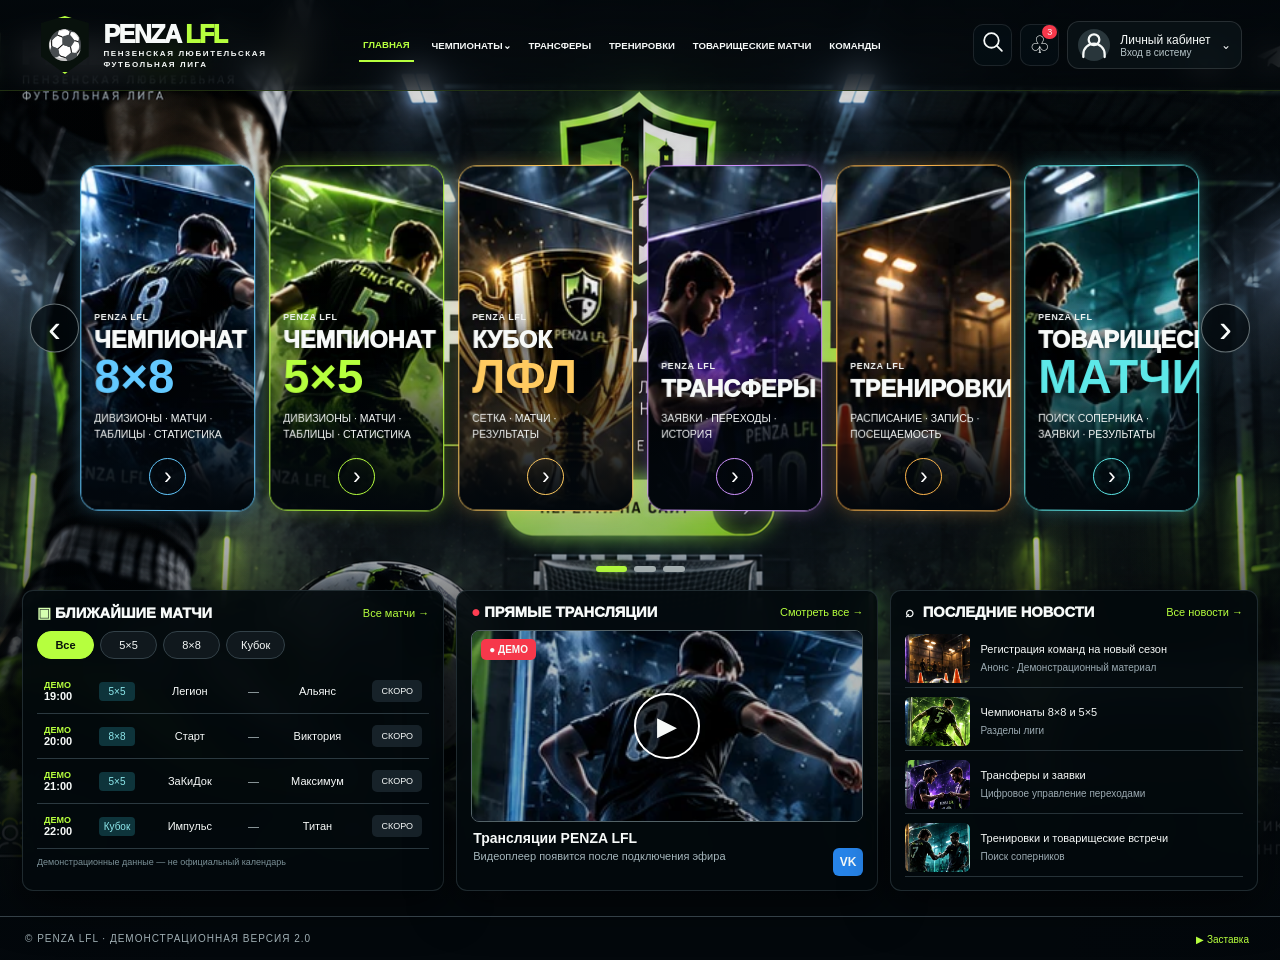
<file: index.html>
<!doctype html><html lang="ru"><head><meta charset="utf-8"><meta name="viewport" content="width=device-width,initial-scale=1,viewport-fit=cover"><meta name="theme-color" content="#05090c"><title>PENZA LFL — Digital Arena 2.2</title><link rel="stylesheet" href="style.css?v=22"></head><body>
<section id="intro" class="intro hidden" aria-label="Видеозаставка"><video id="introVideo" muted playsinline webkit-playsinline preload="none" poster="intro_final.png"><source src="intro.mp4" type="video/mp4"></video><img class="intro-poster" src="intro_final.png" alt="PENZA LFL"><button id="enter" class="intro-enter" aria-label="Перейти на сайт"></button><button id="skipIntro" class="intro-skip">Пропустить →</button><button id="playIntro" class="intro-play">▶ Смотреть заставку</button></section>
<div id="site" class="site"><header class="header"><a class="brand" href="#home" aria-label="PENZA LFL — главная"><span class="brand-shield">⚽</span><span><strong>PENZA <em>LFL</em></strong><small>ПЕНЗЕНСКАЯ ЛЮБИТЕЛЬСКАЯ<br>ФУТБОЛЬНАЯ ЛИГА</small></span></a><nav class="nav" aria-label="Основное меню"><a href="#home" class="current">ГЛАВНАЯ</a><a href="#directions">ЧЕМПИОНАТЫ⌄</a><a href="#directions" data-section="Трансферы">ТРАНСФЕРЫ</a><a href="#directions" data-section="Тренировки">ТРЕНИРОВКИ</a><a href="#directions" data-section="Товарищеские матчи">ТОВАРИЩЕСКИЕ МАТЧИ</a><a href="#directions" data-section="Команды">КОМАНДЫ</a><a href="#directions" data-section="Игроки">ИГРОКИ</a><a href="#matches">СТАТИСТИКА</a><a href="#news">НОВОСТИ</a></nav><div class="head-actions"><button id="searchBtn" class="icon-btn" aria-label="Поиск"><svg viewBox="0 0 24 24" fill="none" stroke="currentColor" stroke-width="1.7" stroke-linecap="round" stroke-linejoin="round" aria-hidden="true"><circle cx="11" cy="11" r="7"/><path d="m16 16 5 5"/></svg></button><button id="bellBtn" class="icon-btn bell" aria-label="Уведомления">♧<sup>3</sup></button><button id="profileBtn" class="profile"><span class="avatar"><svg viewBox="0 0 24 24" fill="none" stroke="currentColor" stroke-width="1.7" stroke-linecap="round" stroke-linejoin="round" aria-hidden="true"><circle cx="12" cy="8" r="4"/><path d="M4 21v-2a8 8 0 0 1 16 0v2"/></svg></span><span>Личный кабинет<small>Вход в систему</small></span><span>⌄</span></button></div></header>
<main id="home"><section class="arena" id="directions"><div class="carousel-shell"><button class="arrow arrow-left" id="prev" aria-label="Назад">‹</button><div class="track" id="track" aria-label="Разделы лиги"></div><button class="arrow arrow-right" id="next" aria-label="Вперёд">›</button></div><div class="dots" id="dots" aria-label="Позиция карусели"><span class="active"></span><span></span><span></span></div></section>
<section class="dashboard"><article class="panel matches" id="matches"><div class="panel-heading"><h2><span class="heading-icon">▣</span> БЛИЖАЙШИЕ МАТЧИ</h2><a href="#matches" data-section="Календарь матчей">Все матчи →</a></div><div class="filters" id="filters"><button class="selected" data-filter="Все">Все</button><button data-filter="5×5">5×5</button><button data-filter="8×8">8×8</button><button data-filter="Кубок">Кубок</button></div><div id="matchList"></div><small class="demo">Демонстрационные данные — не официальный календарь</small></article>
<article class="panel broadcasts"><div class="panel-heading"><h2><span class="red-dot">●</span> ПРЯМЫЕ ТРАНСЛЯЦИИ</h2><a href="https://vk.ru/penza_lfl_ru" target="_blank" rel="noopener noreferrer">Смотреть все →</a></div><div class="stream-art"><img src="card0.webp" alt="Футбол на арене"><button id="streamBtn" class="stream-play" aria-label="Информация о трансляциях">▶</button><span class="live-pill">● ДЕМО</span></div><div class="stream-title"><strong>Трансляции PENZA LFL</strong><span>Видеоплеер появится после подключения эфира</span></div><a class="vk" href="https://vk.ru/penza_lfl_ru" target="_blank" rel="noopener noreferrer">VK</a></article>
<article class="panel news" id="news"><div class="panel-heading"><h2>⌕ &nbsp;ПОСЛЕДНИЕ НОВОСТИ</h2><a href="#news" data-section="Новости">Все новости →</a></div><div class="news-list"><button class="news-item" data-section="Новости"><img src="card4.webp" alt=""><span>Регистрация команд на новый сезон<small>Анонс · Демонстрационный материал</small></span></button><button class="news-item" data-section="Новости"><img src="card1.webp" alt=""><span>Чемпионаты 8×8 и 5×5<small>Разделы лиги</small></span></button><button class="news-item" data-section="Новости"><img src="card3.webp" alt=""><span>Трансферы и заявки<small>Цифровое управление переходами</small></span></button><button class="news-item" data-section="Новости"><img src="card5.webp" alt=""><span>Тренировки и товарищеские встречи<small>Поиск соперников</small></span></button></div></article></section></main><footer>© PENZA LFL · ДЕМОНСТРАЦИОННАЯ ВЕРСИЯ 2.0 <button id="replayIntro">▶ Заставка</button></footer>
<nav class="mobile-nav" aria-label="Мобильное меню"><a href="#home" class="active"><svg viewBox="0 0 24 24" fill="none" stroke="currentColor" stroke-width="1.7" stroke-linecap="round" stroke-linejoin="round" aria-hidden="true"><path d="m3 10 9-7 9 7v10a1 1 0 0 1-1 1H4a1 1 0 0 1-1-1z"/><path d="M9 21v-8h6v8"/></svg><span>Главная</span></a><a href="#directions"><svg viewBox="0 0 24 24" fill="none" stroke="currentColor" stroke-width="1.7" stroke-linecap="round" stroke-linejoin="round" aria-hidden="true"><path d="M8 21h8M12 17v4M7 4h10v6a5 5 0 0 1-10 0z"/><path d="M7 6H4v3a4 4 0 0 0 4 4M17 6h3v3a4 4 0 0 1-4 4"/></svg><span>Турниры</span></a><a href="#matches"><svg viewBox="0 0 24 24" fill="none" stroke="currentColor" stroke-width="1.7" stroke-linecap="round" stroke-linejoin="round" aria-hidden="true"><rect x="3" y="5" width="18" height="16" rx="2"/><path d="M7 3v4M17 3v4M3 10h18M7 14h3M14 14h3M7 18h3"/></svg><span>Матчи</span></a><button data-section="Команды"><svg viewBox="0 0 24 24" fill="none" stroke="currentColor" stroke-width="1.7" stroke-linecap="round" stroke-linejoin="round" aria-hidden="true"><circle cx="9" cy="8" r="3"/><path d="M3 20v-2a6 6 0 0 1 12 0v2M17 5a3 3 0 0 1 0 6M18 14a5 5 0 0 1 3 5v1"/></svg><span>Команды</span></button><button data-section="Личный кабинет"><svg viewBox="0 0 24 24" fill="none" stroke="currentColor" stroke-width="1.7" stroke-linecap="round" stroke-linejoin="round" aria-hidden="true"><circle cx="12" cy="8" r="4"/><path d="M4 21v-2a8 8 0 0 1 16 0v2"/></svg><span>Профиль</span></button></nav></div>
<div id="modal" class="modal hidden" role="dialog" aria-modal="true" aria-labelledby="modalTitle"><div class="modal-inner"><button id="closeModal" class="modal-close" aria-label="Закрыть">✕</button><small>PENZA LFL / DIGITAL ARENA</small><h2 id="modalTitle"></h2><p id="modalText"></p><div class="modal-label">Раздел находится в разработке</div></div></div><script src="app.js?v=22"></script></body></html>
</file>
<file: style.css>
:root{--lime:#b6ff3e;--muted:#b3c0c4;color-scheme:dark;font-family:Inter,'Arial Narrow',Arial,sans-serif;background:#03080c;color:#f7faf9}*{box-sizing:border-box}html{scroll-behavior:smooth}body{margin:0;background:#03080c}button,a{font:inherit;cursor:pointer}a{text-decoration:none;color:inherit}button{color:inherit}.hidden{display:none!important}.site{min-height:100svh;background:linear-gradient(180deg,#0105082e 0%,#03080c1c 46%,#03080c 96%),url('arena.png') center top / cover no-repeat fixed;position:relative}.site:before{content:"";position:absolute;inset:0;pointer-events:none;background:linear-gradient(90deg,#02060a44,transparent 20%,transparent 80%,#02060a55);z-index:0}.header,main,footer{position:relative;z-index:1}.header{min-height:91px;display:flex;align-items:center;gap:20px;padding:10px clamp(20px,3vw,64px);background:linear-gradient(#03080ce8,#03080c90);border-bottom:1px solid #b8ff3929;backdrop-filter:blur(16px)}.brand{display:flex;align-items:center;gap:12px;flex-shrink:0}.brand-shield{height:58px;width:53px;display:grid;place-items:center;font-size:29px;border:2px solid var(--lime);clip-path:polygon(50% 0,95% 12%,95% 70%,50% 100%,5% 70%,5% 12%);background:#08110c}.brand strong{display:block;font-size:clamp(20px,2.1vw,34px);letter-spacing:-1.5px;white-space:nowrap;font-weight:1000}.brand em{font-style:normal;color:var(--lime)}.brand small{display:block;font-size:8px;line-height:1.35;letter-spacing:1.6px;font-weight:800}.nav{display:flex;align-items:center;gap:clamp(8px,1.4vw,25px);margin-left:auto;justify-content:center}.nav a{font-size:clamp(9px,.75vw,12px);font-weight:900;white-space:nowrap;transition:color .2s}.nav a:hover,.nav .current{color:var(--lime)}.nav .current{border-bottom:2px solid var(--lime);padding:10px 4px}.head-actions{display:flex;align-items:center;gap:8px;margin-left:auto}.icon-btn{width:39px;height:42px;border:1px solid #ffffff19;background:#061016a6;border-radius:10px;font-size:26px}.bell{font-size:24px;position:relative}.bell sup{position:absolute;right:1px;top:0;background:#f6384b;border-radius:99px;font-size:9px;padding:2px 5px}.profile{border:1px solid #ffffff20;border-radius:12px;background:#0c151ab8;display:flex;align-items:center;gap:10px;padding:7px 10px;font-size:12px;text-align:left;white-space:nowrap}.profile small{display:block;color:#b5c3c7;font-size:10px}.avatar{width:32px;height:32px;border-radius:50%;background:#29363b;display:grid;place-items:center}.arena{padding:30px 30px 4px;min-height:540px;display:flex;flex-direction:column;justify-content:flex-end}.carousel-shell{position:relative;width:100%;max-width:1760px;margin:auto}.track{display:flex;gap:clamp(10px,1.05vw,21px);overflow-x:auto;scroll-snap-type:x mandatory;scrollbar-width:none;padding:14px clamp(45px,4vw,74px) 26px;align-items:stretch;scroll-behavior:smooth}.track::-webkit-scrollbar{display:none}.tile{--accent:#b6ff3e;position:relative;flex:0 0 calc((100% - 5 * clamp(10px,1.05vw,21px))/6);min-width:185px;height:clamp(320px,27vw,440px);border:1.5px solid var(--accent);border-radius:18px;overflow:hidden;background:#060e13;scroll-snap-align:center;box-shadow:0 0 18px color-mix(in srgb,var(--accent) 30%,transparent),inset 0 0 12px color-mix(in srgb,var(--accent) 25%,transparent);transform:perspective(1000px) rotateY(-2deg);transition:transform .4s,box-shadow .4s;text-align:left;padding:0;isolation:isolate}.tile:hover,.tile:focus-visible{transform:perspective(1000px) rotateY(0) translateY(-10px) scale(1.02);box-shadow:0 0 36px color-mix(in srgb,var(--accent) 55%,transparent)}.tile img{position:absolute;inset:0;width:100%;height:100%;object-fit:cover;object-position:center;z-index:-2}.tile:after{content:"";position:absolute;inset:0;background:linear-gradient(0deg,#02070c 0%,#02070cde 12%,#02070c75 36%,transparent 68%);z-index:-1}.tile-content{position:absolute;bottom:15px;left:13px;right:13px;display:flex;flex-direction:column;align-items:flex-start}.tile-kicker{font-size:9px;font-weight:800;letter-spacing:.6px;margin-bottom:6px}.tile h2{font-size:clamp(21px,1.85vw,33px);font-weight:1000;line-height:1.04;margin:0;text-transform:uppercase;text-shadow:0 3px 15px #000}.tile h2 strong{font-size:clamp(39px,3.7vw,64px);color:var(--accent);display:block;line-height:1.03}.tile p{font-size:clamp(9px,.82vw,12px);line-height:1.55;min-height:35px;margin:9px 0 12px;text-transform:uppercase}.tile .round-go{width:37px;height:37px;border:1.5px solid var(--accent);border-radius:50%;display:grid;place-items:center;font-size:23px;margin:auto;color:white}.arrow{position:absolute;z-index:3;top:46%;transform:translateY(-50%);width:49px;height:49px;border-radius:50%;border:1px solid #b8c7c888;background:#02070cbd;font-size:39px;line-height:1}.arrow-left{left:0}.arrow-right{right:0}.dots{display:flex;gap:7px;justify-content:center;margin:0 auto 10px}.dots span{width:22px;height:6px;border-radius:6px;background:#a9b3b5}.dots span.active{background:var(--lime);width:31px;box-shadow:0 0 12px #b6ff3e88}.dashboard{max-width:1800px;margin:0 auto;padding:4px 22px 25px;display:grid;grid-template-columns:1.08fr 1.08fr .94fr;gap:12px}.panel{min-width:0;min-height:300px;background:#03090de8;border:1px solid #4050567a;border-radius:11px;padding:13px 14px;box-shadow:0 12px 45px #0009;backdrop-filter:blur(14px)}.panel-heading{display:flex;align-items:center;justify-content:space-between;gap:8px;margin-bottom:10px}.panel-heading h2{font-size:clamp(13px,1.15vw,18px);margin:0;font-weight:1000;white-space:nowrap}.panel-heading a{font-size:11px;color:var(--lime);white-space:nowrap}.heading-icon{color:#d5ffb0}.red-dot{color:#ff3e52}.filters{display:flex;gap:6px;margin:7px 0 10px}.filters button{border:1px solid #334148;background:#10181d;padding:7px 14px;border-radius:22px;font-size:11px;min-width:57px}.filters button.selected{background:var(--lime);color:#08110a;font-weight:900;border-color:var(--lime)}.match-row{display:grid;grid-template-columns:50px 36px 1fr 18px 1fr 50px;align-items:center;gap:5px;padding:10px 7px;border-bottom:1px solid #2b3940;font-size:11px;min-height:45px}.match-row time{font-size:11px;font-weight:800}.match-row time small{display:block;color:var(--lime);font-size:9px}.match-row .tag{background:#0e343b;color:#8ee9ed;border-radius:4px;text-align:center;padding:4px 1px;font-size:10px}.match-row .team{text-align:center;font-size:11px}.match-row .versus{text-align:center;color:#b3c0c4}.match-row .status{font-size:9px;background:#172229;border-radius:5px;padding:6px 2px;text-align:center}.demo{color:#7b9098;font-size:9px;display:block;margin-top:8px}.stream-art{height:clamp(165px,15vw,255px);position:relative;overflow:hidden;border-radius:8px;border:1px solid #536267}.stream-art img{width:100%;height:100%;object-fit:cover;object-position:center 28%;filter:brightness(.75)}.stream-play{position:absolute;left:50%;top:50%;transform:translate(-50%,-50%);border:2px solid white;background:#000a;border-radius:50%;width:66px;height:66px;font-size:26px}.live-pill{position:absolute;top:8px;left:9px;background:#f6384b;border-radius:5px;padding:5px 8px;font-size:10px;font-weight:900}.stream-title{padding:8px 2px}.stream-title strong{display:block;font-size:14px}.stream-title span{font-size:11px;color:#a5b6bc}.broadcasts{position:relative}.vk{position:absolute;right:14px;bottom:14px;background:#2784e9;border-radius:6px;padding:7px;font-size:12px;font-weight:900}.news-list{display:grid;gap:5px}.news-item{border:0;border-bottom:1px solid #263238;background:transparent;display:flex;gap:10px;align-items:center;text-align:left;padding:4px 0;width:100%;font-size:11px;line-height:1.25}.news-item img{width:65px;height:49px;object-fit:cover;border-radius:6px}.news-item span{flex:1}.news-item small{display:block;color:#9cabb3;font-size:10px;margin-top:5px}footer{max-width:1800px;margin:auto;border-top:1px solid #344047;padding:16px 25px;color:#9faeb3;font-size:10px;letter-spacing:1px}footer button{float:right;border:0;background:transparent;color:var(--lime)}.mobile-nav{display:none}.modal{position:fixed;inset:0;z-index:30;display:grid;place-items:center;padding:18px;background:#000b;backdrop-filter:blur(12px)}.modal-inner{position:relative;width:min(100%,520px);border:1px solid #b6ff3e66;border-radius:20px;padding:38px;background:linear-gradient(135deg,#17251c,#05090c);box-shadow:0 0 60px #b6ff3e21}.modal-inner>small{color:var(--lime);letter-spacing:2px}.modal-inner h2{font-size:34px}.modal-inner p{line-height:1.7;color:#b8c7c9}.modal-close{position:absolute;right:15px;top:15px;background:transparent;border:1px solid #82948e;border-radius:50%;height:35px;width:35px}.modal-label{color:var(--lime);font-size:12px}.intro{position:fixed;inset:0;z-index:50;background:#000;overflow:hidden}.intro video,.intro-poster{position:absolute;width:100%;height:100%;object-fit:contain}.intro video{opacity:0;z-index:1}.intro-poster{z-index:2;pointer-events:none}.intro.playing video{opacity:1}.intro.playing .intro-poster{opacity:0}.intro-enter{position:absolute;z-index:3;left:41%;top:57%;width:18%;height:9%;background:transparent;border:0}.intro-skip,.intro-play{position:absolute;z-index:4;background:#09130ce8;color:#d8ffb1;border:1px solid #b6ff3e99;border-radius:28px;padding:12px 18px}.intro-skip{top:25px;right:25px}.intro-play{bottom:25px;left:50%;transform:translateX(-50%)}@media(max-width:1450px){.nav a:nth-last-child(-n+3){display:none}.header{gap:12px}.brand strong{font-size:25px}.track{padding-left:50px;padding-right:50px}.tile{min-width:170px}.arena{min-height:495px}}@media(max-width:1000px){.nav{display:none}.header{min-height:72px}.arena{min-height:460px;padding:18px 15px 0}.tile{flex-basis:220px;height:365px}.dashboard{grid-template-columns:1fr 1fr}.news{grid-column:span 2}.news-list{grid-template-columns:1fr 1fr}.profile{font-size:0}.profile span:last-child,.profile span:nth-child(2){display:none}}@media(max-width:650px){.site{background-size:auto 900px;background-position:center top;background-attachment:scroll}.header{padding:8px 14px;min-height:70px}.brand-shield{width:40px;height:45px;font-size:23px}.brand strong{font-size:23px}.brand small{font-size:6px}.head-actions{gap:3px}.head-actions .bell{display:none}.icon-btn{width:36px}.profile{padding:5px}.arena{min-height:410px;padding:8px 0 0}.track{gap:13px;padding:14px 34px 18px}.tile{flex-basis:250px;min-width:250px;height:350px;border-radius:17px}.tile h2{font-size:27px}.tile h2 strong{font-size:52px}.tile p{font-size:10px}.arrow{width:34px;height:34px;font-size:26px;top:47%}.arrow-left{left:3px}.arrow-right{right:3px}.dashboard{grid-template-columns:1fr;padding:7px 12px 80px;gap:12px}.panel{min-height:auto}.panel-heading h2{font-size:15px}.panel-heading a{font-size:10px}.news{grid-column:auto}.news-list{grid-template-columns:1fr}.stream-art{height:220px}.mobile-nav{display:grid;position:fixed;z-index:15;bottom:0;left:0;right:0;grid-template-columns:repeat(5,1fr);padding:8px 6px calc(8px + env(safe-area-inset-bottom));background:#091318ed;backdrop-filter:blur(20px);border-top:1px solid #b6ff3e3d}.mobile-nav a,.mobile-nav button{background:none;border:0;display:flex;flex-direction:column;align-items:center;gap:3px;font-size:9px;color:#b9c6c5}.mobile-nav span{font-size:22px;line-height:25px}.mobile-nav .active{color:var(--lime)}footer{padding-bottom:95px}.intro-enter{left:35%;top:52%;width:30%;height:11%}.intro-skip{right:12px;top:14px;font-size:12px}.intro-play{font-size:12px;white-space:nowrap}}@media(prefers-reduced-motion:reduce){*,*:before,*:after{scroll-behavior:auto!important;transition:none!important;animation:none!important}}

/* PENZA LFL 2.1: responsive polish; keeps desktop composition */
.tile{animation:cardReveal .6s both;animation-delay:calc(var(--index,0) * 65ms)}
@keyframes cardReveal{from{opacity:0;transform:translateY(18px) scale(.98)}to{opacity:1;transform:perspective(1000px) rotateY(-2deg)}}
.tile img{transition:transform .55s ease,filter .35s ease}
.tile:hover img{transform:scale(1.055);filter:saturate(1.15)}
.tile:focus-visible,.mobile-nav a:focus-visible,.mobile-nav button:focus-visible{outline:2px solid var(--lime);outline-offset:3px}
@media(max-width:650px){
 .site{background-image:linear-gradient(180deg,#02070bc9 0%,#03080cb5 34%,#03080cf2 75%,#03080c 100%),url('arena.png');background-position:center top;background-size:auto 860px;background-repeat:no-repeat}
 .header{gap:8px}.brand{gap:7px}.brand-shield{height:39px;width:37px;font-size:21px}.brand strong{font-size:20px;letter-spacing:-.7px}.brand small{font-size:5.7px;letter-spacing:.7px}.head-actions{margin-left:auto}.head-actions .profile{border:1px solid #b6ff3e66;width:37px;height:37px;min-width:37px;padding:0;display:grid;place-items:center;background:#102018}.profile .avatar{width:30px;height:30px;background:transparent;font-size:20px}.icon-btn{font-size:20px;width:36px;height:37px}
 .arena{min-height:0;padding:16px 0 5px}.carousel-shell{padding-bottom:0}.track{gap:14px;padding:12px max(22px,calc((100vw - 232px)/2)) 18px;scroll-padding-inline:max(22px,calc((100vw - 232px)/2));align-items:center}.tile{flex:0 0 232px;min-width:232px;width:232px;height:326px;border-radius:17px;transform:none;scroll-snap-align:center}.tile:hover{transform:none}.tile-content{left:13px;right:13px;bottom:12px}.tile h2{font-size:23px;line-height:1.04;overflow-wrap:anywhere}.tile h2 strong{font-size:48px}.tile p{font-size:9px;line-height:1.4;min-height:26px;margin:7px 0 9px;overflow-wrap:anywhere}.tile-kicker{font-size:8px}.tile .round-go{width:32px;height:32px;font-size:21px}.arrow{display:none}.dots{margin:0 auto 12px}.dashboard{padding-top:10px}.panel{background:#03090df2}.mobile-nav{padding-top:10px}.mobile-nav a,.mobile-nav button{font-size:10px;min-width:0}.mobile-nav span{font-size:20px}
}
@media(max-width:390px){.brand strong{font-size:18px}.brand small{font-size:5px}.track{padding-left:max(16px,calc((100vw - 216px)/2));padding-right:max(16px,calc((100vw - 216px)/2))}.tile{flex-basis:216px;min-width:216px;width:216px;height:314px}.tile h2{font-size:21px}.tile h2 strong{font-size:45px}}
@media(prefers-reduced-motion:reduce){.tile{animation:none}}

/* PENZA LFL 2.2 — clean, swipe-first mobile layout */
@media(max-width:650px){
  /* The arena source artwork includes large lettering; hide it behind a calm dark layer on mobile. */
  .site{background-image:radial-gradient(ellipse at 50% 11%,#1a302b 0%,#081317 32%,#05090c 72%)!important;background-color:#05090c!important;background-attachment:scroll!important;background-size:cover!important}
  .arena{padding:12px 0 0!important;min-height:0!important;overflow:hidden}
  .carousel-shell{position:relative;overflow:hidden}
  .track{gap:12px!important;padding:12px 0 17px max(16px,calc((100vw - min(72vw,260px))/2))!important;scroll-padding-inline-start:max(16px,calc((100vw - min(72vw,260px))/2))!important;scroll-snap-type:x mandatory!important;overscroll-behavior-x:contain;-webkit-overflow-scrolling:touch;touch-action:pan-x pan-y}
  .track:after{content:'';flex:0 0 max(16px,calc((100vw - min(72vw,260px))/2 - 12px));height:1px}
  .tile{flex:0 0 min(72vw,260px)!important;width:min(72vw,260px)!important;min-width:0!important;height:clamp(305px,93vw,355px)!important;scroll-snap-align:start!important;border-radius:18px!important;animation:none!important;transform:none!important}
  .tile-content{left:14px!important;right:14px!important;bottom:14px!important}
  .tile h2{font-size:clamp(19px,5.6vw,26px)!important;line-height:1.08!important;letter-spacing:-.6px;overflow-wrap:normal!important;word-break:normal}
  .tile h2 strong{font-size:clamp(39px,11vw,53px)!important;line-height:1.05!important}
  .tile p{font-size:10px!important;line-height:1.5!important;max-width:100%;min-height:0!important}
  .tile-kicker{font-size:9px!important}
  .tile .round-go{margin-top:8px}
  .arrow,.arrow-left,.arrow-right{display:none!important;visibility:hidden!important;pointer-events:none!important}
  .dots{margin:2px auto 14px!important}
  .header{gap:8px!important}.brand{min-width:0!important}.brand strong{font-size:clamp(17px,5vw,21px)!important}.brand small{font-size:5.6px!important}
  .head-actions{gap:7px!important}.head-actions .profile{width:38px!important;height:38px!important;min-width:38px!important;border-radius:12px!important;background:#0c1719!important;border:1px solid #647b65!important}
  .profile .avatar{display:grid!important;place-items:center!important;width:28px!important;height:28px!important;color:var(--lime)!important}.profile .avatar svg{width:21px;height:21px}
  .icon-btn svg{width:21px;height:21px}
  .mobile-nav{grid-template-columns:repeat(5,minmax(0,1fr))!important;align-items:center;min-height:67px;padding:9px 7px calc(8px + env(safe-area-inset-bottom))!important;background:#071116f5!important;box-shadow:0 -8px 30px #0008}
  .mobile-nav a,.mobile-nav button{display:flex!important;align-items:center!important;justify-content:center!important;gap:5px!important;font-size:10px!important;min-width:0!important;text-align:center;white-space:nowrap}
  .mobile-nav svg{display:block;width:22px;height:22px;flex-shrink:0}
  .mobile-nav span{font-size:10px!important;line-height:1.2!important}
  .dashboard{padding-top:8px!important}
}
@media(max-width:380px){.tile h2{font-size:19px!important}.tile h2 strong{font-size:40px!important}.brand small{font-size:5px!important}}
@media(prefers-reduced-motion:reduce){.tile{animation:none!important}}

/* PENZA LFL 2.2 — Mobile layout fix */
@media (max-width: 650px) {
  .arena {
    min-height: 0;
    padding: 18px 0 10px;
    overflow: hidden;
  }

  .track {
    gap: 12px;
    padding: 14px max(20px, calc((100vw - 290px) / 2)) 20px;
    scroll-padding-inline: max(20px, calc((100vw - 290px) / 2));
    scroll-snap-type: x mandatory;
  }

  .tile {
    flex: 0 0 290px;
    min-width: 290px;
    height: 390px;
    scroll-snap-align: center;
  }

  .tile h2 {
    font-size: 25px;
  }

  .tile h2 strong {
    font-size: 48px;
  }

  .arrow,
  .arrow-left,
  .arrow-right {
    display: none !important;
  }

  .dashboard {
    position: relative;
    z-index: 2;
  }
}
</file>
